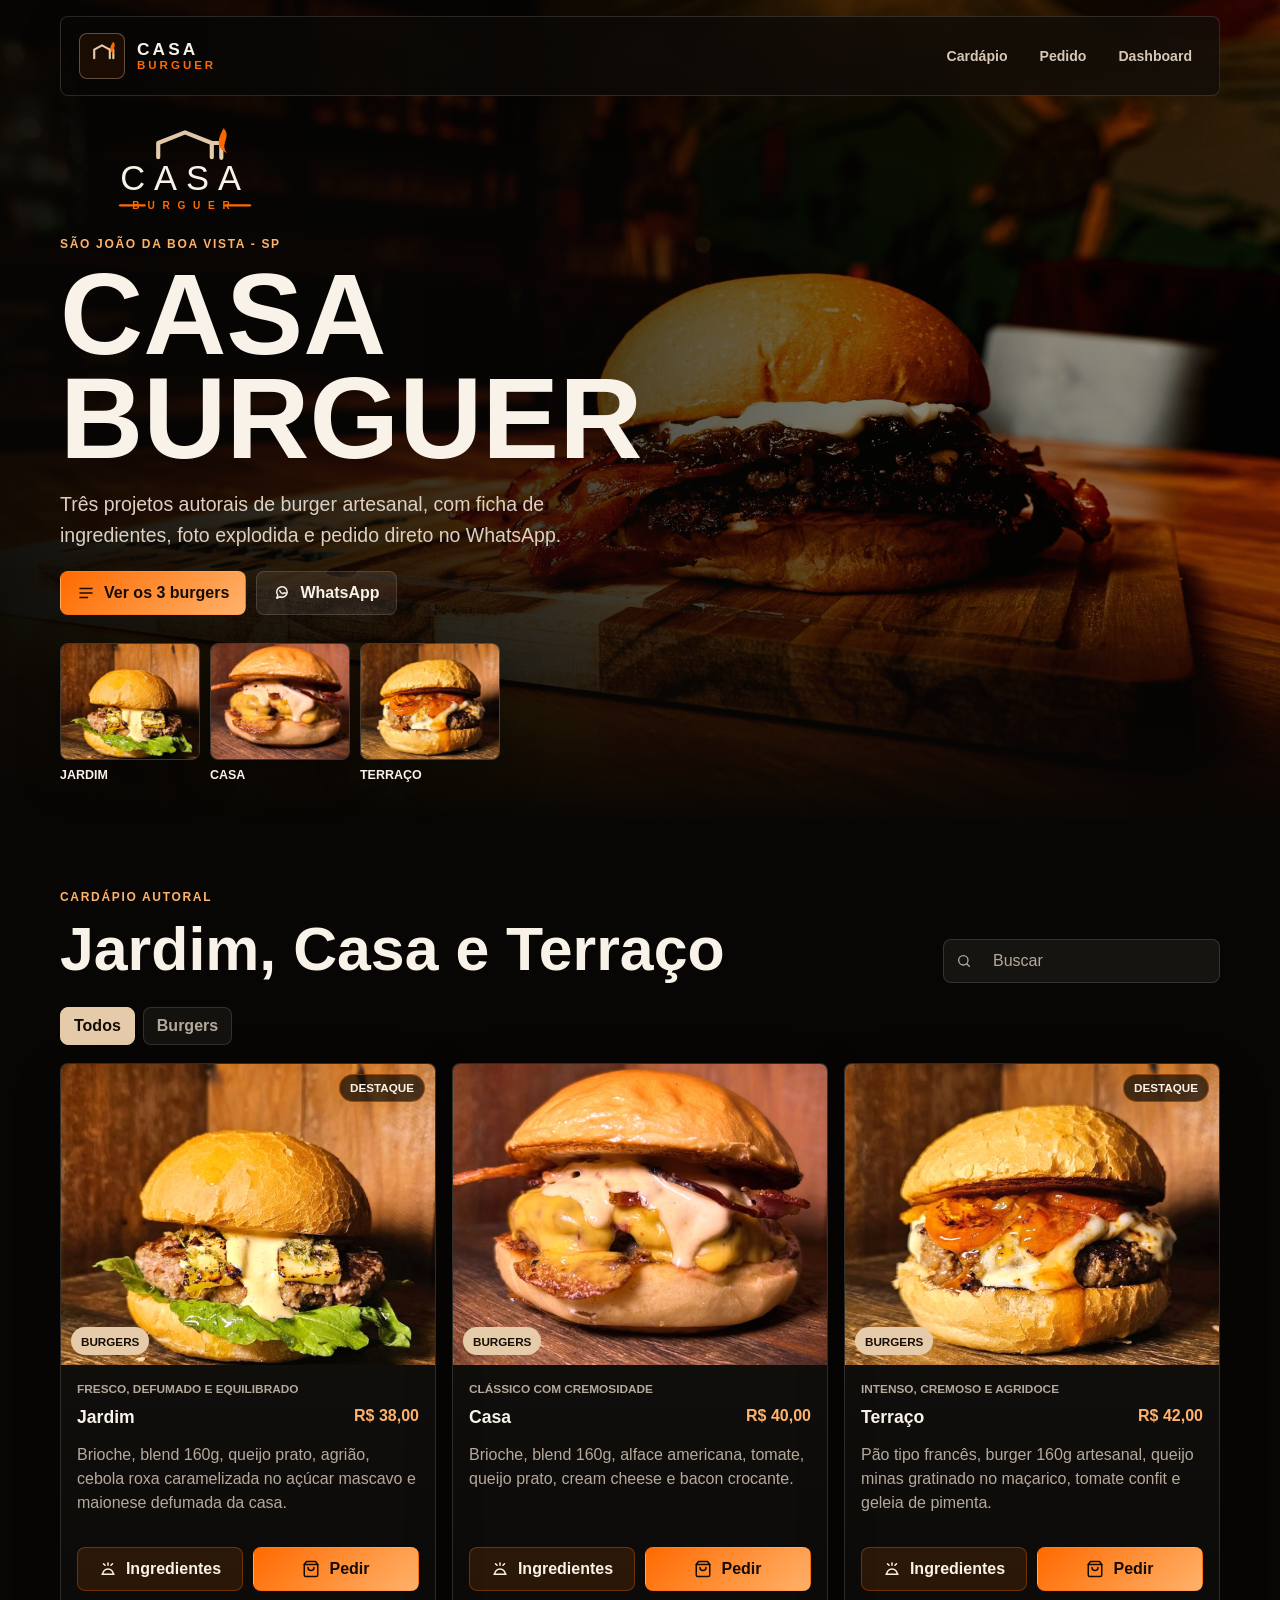
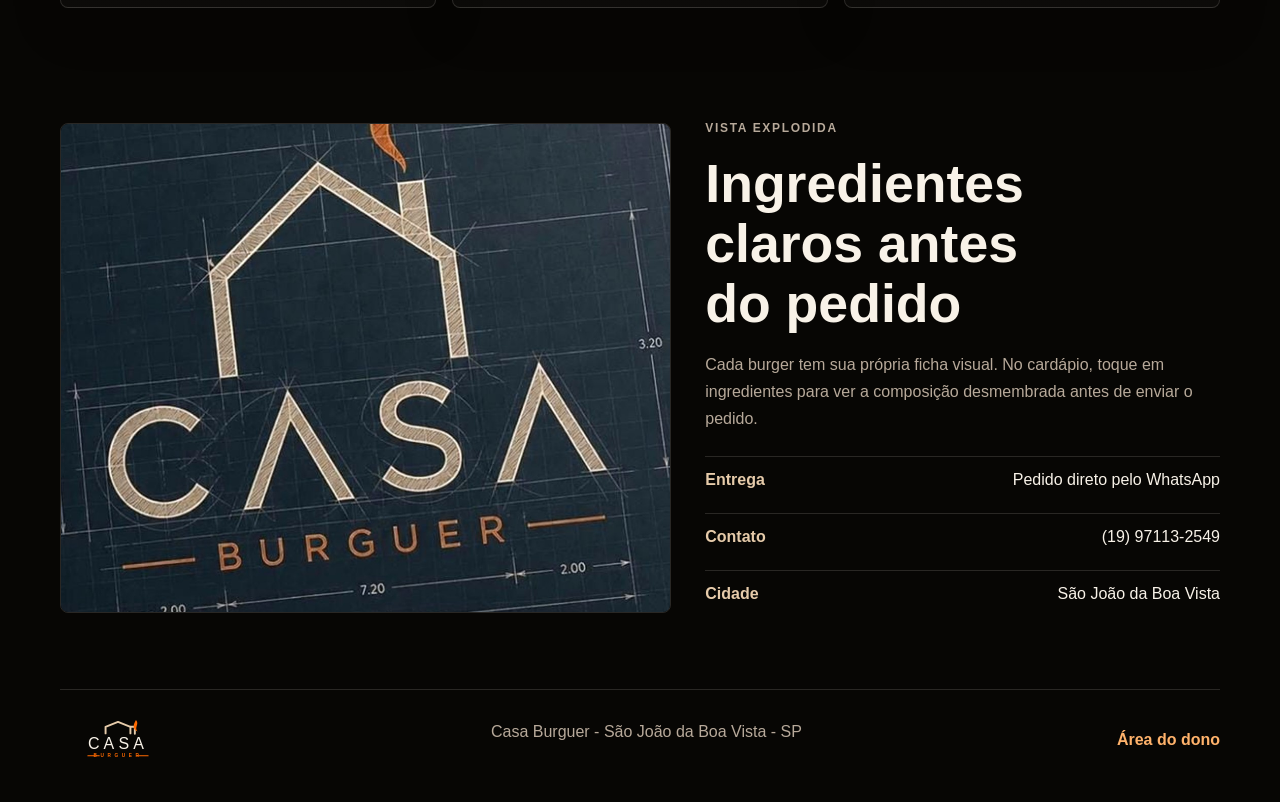
<file: index.html>
<!doctype html>
<html lang="pt-BR">
  <head>
    <meta charset="utf-8">
    <meta name="viewport" content="width=device-width, initial-scale=1">
    <title>Casa Burguer | Cardápio</title>
    <meta name="description" content="Cardápio online da Casa Burguer em São João da Boa Vista. Peça direto pelo WhatsApp.">
    <link rel="stylesheet" href="styles.css">
  </head>
  <body data-page="store">
    <header class="site-header" data-elevated>
      <a class="brand-link" href="#inicio" aria-label="Casa Burguer">
        <span class="brand-mark" aria-hidden="true">
          <svg viewBox="0 0 48 48"><path d="M13 27V15l11-6 11 6v12"/><path d="M35 15h5v12"/><path d="M40 4c6 7-4 11 2 18-10-5-6-13-2-18Z"/></svg>
        </span>
        <span class="brand-word">
          <strong>Casa</strong>
          <span>Burguer</span>
        </span>
      </a>
      <nav class="nav-links" aria-label="Navegação principal">
        <a href="#cardapio">Cardápio</a>
        <a href="#pedido">Pedido</a>
        <a href="dashboard.html">Dashboard</a>
      </nav>
    </header>

    <main>
      <section class="hero" id="inicio" aria-labelledby="hero-title">
        <picture>
          <img src="assets/hero-casa-identity.jpg" alt="Burger artesanal em tábua de madeira com luz quente e fundo escuro" class="hero-bg">
        </picture>
        <div class="hero-overlay"></div>
        <div class="hero-content">
          <img src="assets/casa-burguer-logo.svg" alt="" class="hero-logo" aria-hidden="true">
          <p class="eyebrow">São João da Boa Vista - SP</p>
          <h1 id="hero-title">Casa Burguer</h1>
          <p class="hero-copy">Três projetos autorais de burger artesanal, com ficha de ingredientes, foto explodida e pedido direto no WhatsApp.</p>
          <div class="hero-actions">
            <a class="button primary" href="#cardapio">
              <svg viewBox="0 0 24 24" aria-hidden="true"><path d="M4 6h16M4 12h16M4 18h10"/></svg>
              Ver os 3 burgers
            </a>
            <a class="button ghost" href="https://wa.me/5519971132549" target="_blank" rel="noreferrer">
              <svg viewBox="0 0 24 24" aria-hidden="true"><path d="M5 19l1.4-4.2A7 7 0 1 1 9.2 17L5 19Z"/><path d="M9 8.8c.6 2 2.2 3.6 4.2 4.2l1.1-1.1c.2-.2.5-.3.8-.2.8.2 1.5.3 2.3.3"/></svg>
              WhatsApp
            </a>
          </div>
          <div class="hero-showcase" aria-label="Destaques do cardápio">
            <a href="#cardapio">
              <img src="assets/jardim-card.jpg" alt="">
              <span>Jardim</span>
            </a>
            <a href="#cardapio">
              <img src="assets/casa-card.jpg" alt="">
              <span>Casa</span>
            </a>
            <a href="#cardapio">
              <img src="assets/terraco-card.jpg" alt="">
              <span>Terraço</span>
            </a>
          </div>
        </div>
      </section>

      <section class="menu-section" id="cardapio" aria-labelledby="menu-title">
        <div class="section-heading">
          <div>
            <p class="eyebrow">Cardápio autoral</p>
            <h2 id="menu-title">Jardim, Casa e Terraço</h2>
          </div>
          <div class="menu-tools">
            <label class="search-field">
              <span class="sr-only">Buscar no cardápio</span>
              <svg viewBox="0 0 24 24" aria-hidden="true"><circle cx="11" cy="11" r="7"/><path d="m16 16 4 4"/></svg>
              <input id="menu-search" type="search" placeholder="Buscar">
            </label>
          </div>
        </div>
        <div class="category-tabs" id="category-tabs" role="tablist" aria-label="Categorias"></div>
        <div class="menu-grid" id="menu-grid" aria-live="polite"></div>
      </section>

      <section class="brand-section" aria-labelledby="brand-title">
        <div class="brand-media">
          <img src="assets/brand-blueprint-crop.jpg" alt="Estudo visual da marca Casa Burguer">
        </div>
        <div class="brand-copy">
          <p class="eyebrow">Vista explodida</p>
          <h2 id="brand-title">Ingredientes claros antes do pedido</h2>
          <p>Cada burger tem sua própria ficha visual. No cardápio, toque em ingredientes para ver a composição desmembrada antes de enviar o pedido.</p>
          <dl class="quick-info">
            <div><dt>Entrega</dt><dd>Pedido direto pelo WhatsApp</dd></div>
            <div><dt>Contato</dt><dd>(19) 97113-2549</dd></div>
            <div><dt>Cidade</dt><dd>São João da Boa Vista</dd></div>
          </dl>
        </div>
      </section>
    </main>

    <dialog class="order-dialog" id="order-dialog">
      <form class="order-form" id="order-form" method="dialog">
        <button class="icon-button dialog-close" type="button" data-close-dialog aria-label="Fechar pedido">
          <svg viewBox="0 0 24 24" aria-hidden="true"><path d="M6 6l12 12M18 6 6 18"/></svg>
        </button>
        <div>
          <p class="eyebrow">Pedido</p>
          <h2 id="order-item-name">Casa Burguer</h2>
          <p class="muted" id="order-item-details"></p>
        </div>
        <div class="form-grid">
          <label>
            <span>Nome</span>
            <input id="customer-name" name="customerName" autocomplete="name" required>
          </label>
          <label>
            <span>Quantidade</span>
            <input id="order-quantity" name="quantity" type="number" min="1" value="1" required>
          </label>
          <label class="full">
            <span>Endereço de entrega</span>
            <input id="customer-address" name="address" autocomplete="street-address" required>
          </label>
          <label class="full">
            <span>Observações</span>
            <textarea id="order-notes" name="notes" rows="4" placeholder="Ponto da carne, retirada de ingredientes, troco..."></textarea>
          </label>
        </div>
        <button class="button primary wide" type="submit">
          <svg viewBox="0 0 24 24" aria-hidden="true"><path d="M22 2 11 13"/><path d="m22 2-7 20-4-9-9-4 20-7Z"/></svg>
          Enviar no WhatsApp
        </button>
      </form>
    </dialog>

    <dialog class="ingredients-dialog" id="ingredients-dialog">
      <div class="ingredients-content">
        <button class="icon-button dialog-close" type="button" data-close-ingredients aria-label="Fechar ingredientes">
          <svg viewBox="0 0 24 24" aria-hidden="true"><path d="M6 6l12 12M18 6 6 18"/></svg>
        </button>
        <div class="ingredients-media">
          <img id="ingredients-image" src="assets/jardim-exploded.jpg" alt="">
        </div>
        <div class="ingredients-copy">
          <p class="eyebrow">Ingredientes</p>
          <h2 id="ingredients-title">Jardim</h2>
          <p id="ingredients-description" class="muted"></p>
          <ul id="ingredients-list"></ul>
          <button class="button primary wide" type="button" id="ingredients-order">
            <svg viewBox="0 0 24 24" aria-hidden="true"><path d="M6 2 3 6v14a2 2 0 0 0 2 2h14a2 2 0 0 0 2-2V6l-3-4Z"/><path d="M3 6h18"/><path d="M16 10a4 4 0 0 1-8 0"/></svg>
            Pedir este burger
          </button>
        </div>
      </div>
    </dialog>

    <footer class="site-footer" id="pedido">
      <img src="assets/casa-burguer-logo.svg" alt="Casa Burguer" class="footer-logo">
      <p>Casa Burguer - São João da Boa Vista - SP</p>
      <a href="dashboard.html">Área do dono</a>
    </footer>

    <script src="script.js"></script>
  </body>
</html>
</file>
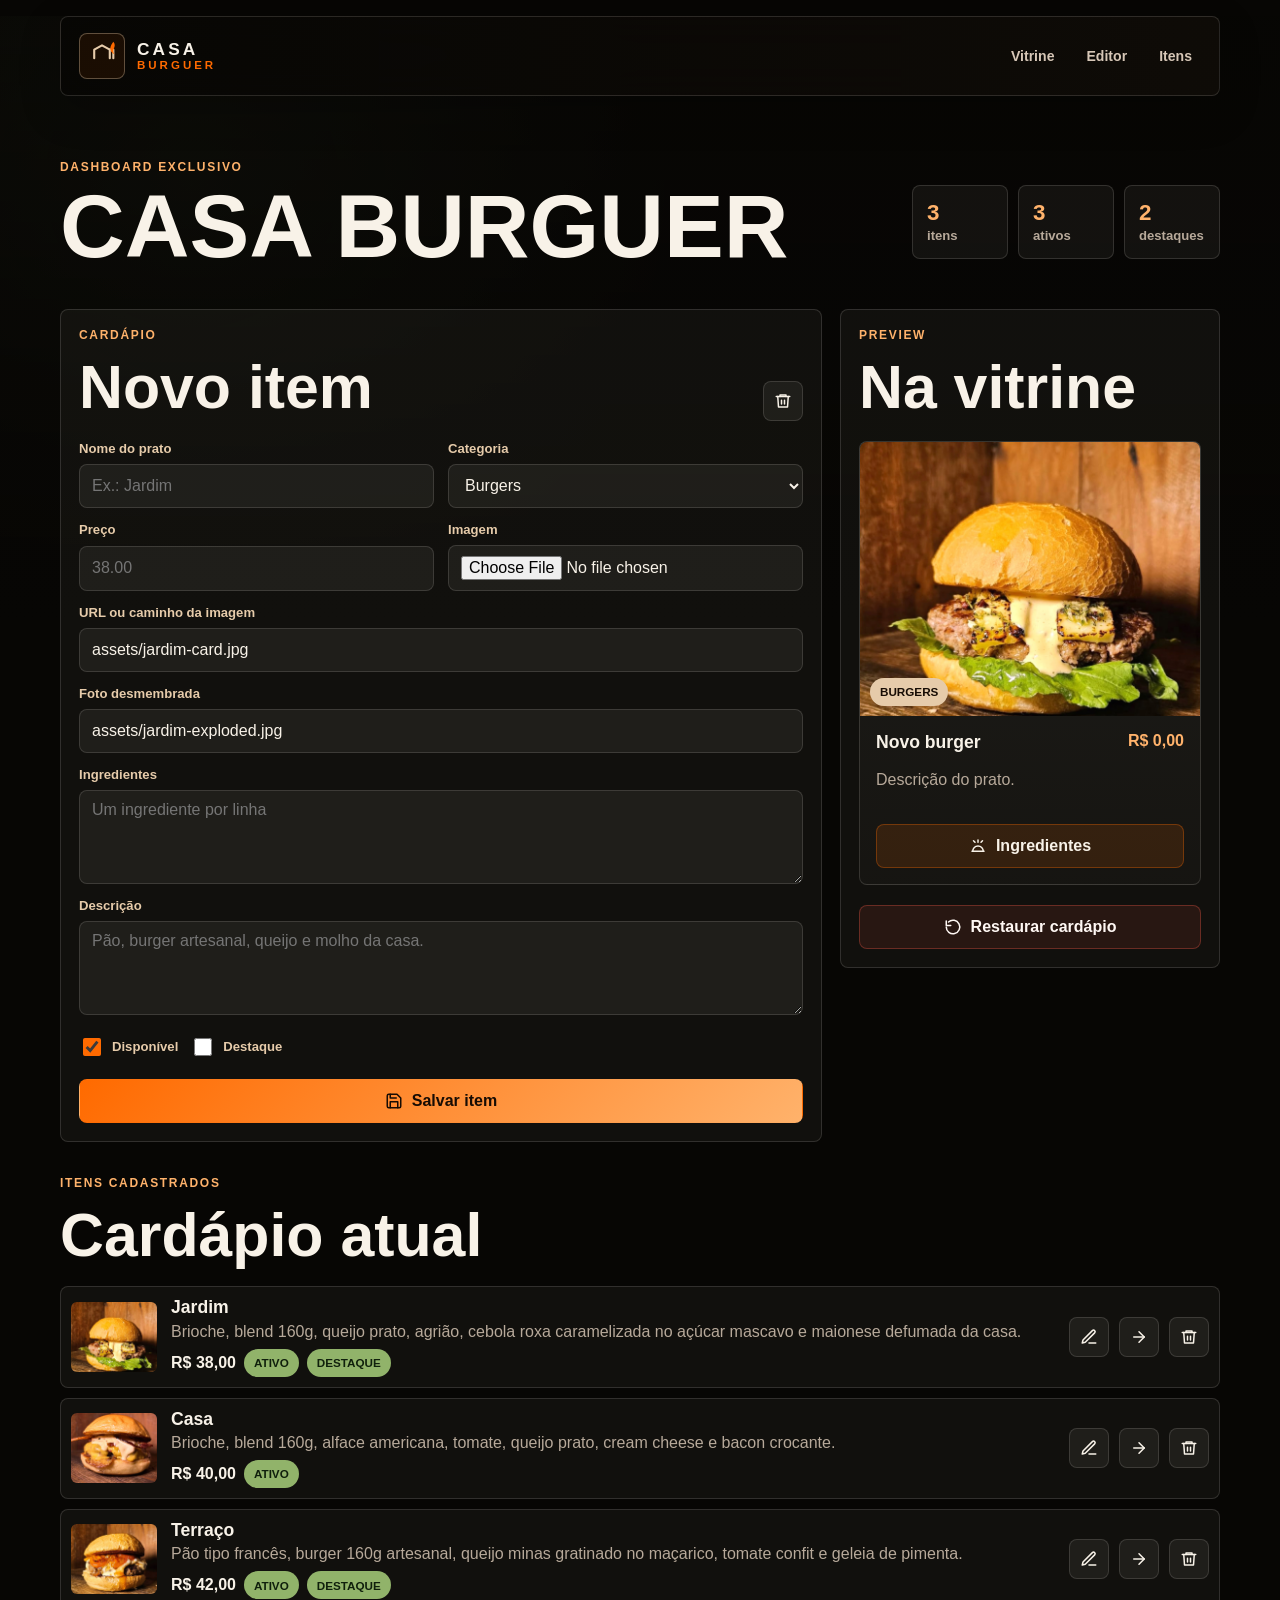
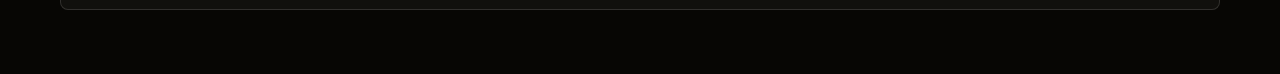
<file: dashboard.html>
<!doctype html>
<html lang="pt-BR">
  <head>
    <meta charset="utf-8">
    <meta name="viewport" content="width=device-width, initial-scale=1">
    <title>Casa Burguer | Dashboard</title>
    <meta name="description" content="Dashboard local para gerenciar o cardápio da Casa Burguer.">
    <link rel="stylesheet" href="styles.css">
  </head>
  <body data-page="dashboard">
    <header class="site-header dashboard-header" data-elevated>
      <a class="brand-link" href="index.html" aria-label="Casa Burguer">
        <span class="brand-mark" aria-hidden="true">
          <svg viewBox="0 0 48 48"><path d="M13 27V15l11-6 11 6v12"/><path d="M35 15h5v12"/><path d="M40 4c6 7-4 11 2 18-10-5-6-13-2-18Z"/></svg>
        </span>
        <span class="brand-word">
          <strong>Casa</strong>
          <span>Burguer</span>
        </span>
      </a>
      <nav class="nav-links" aria-label="Navegação do dashboard">
        <a href="index.html">Vitrine</a>
        <a href="#editor">Editor</a>
        <a href="#lista">Itens</a>
      </nav>
    </header>

    <main class="dashboard-shell">
      <section class="dashboard-title" aria-labelledby="dashboard-title">
        <div>
          <p class="eyebrow">Dashboard exclusivo</p>
          <h1 id="dashboard-title">Casa Burguer</h1>
        </div>
        <div class="dashboard-stats" aria-label="Resumo do cardápio">
          <div><strong id="stat-items">0</strong><span>itens</span></div>
          <div><strong id="stat-active">0</strong><span>ativos</span></div>
          <div><strong id="stat-highlight">0</strong><span>destaques</span></div>
        </div>
      </section>

      <section class="dashboard-layout" id="editor">
        <form class="editor-panel" id="menu-form">
          <input type="hidden" id="item-id">
          <div class="panel-heading">
            <div>
              <p class="eyebrow">Cardápio</p>
              <h2 id="form-title">Novo item</h2>
            </div>
            <button class="icon-button" type="button" id="clear-form" aria-label="Limpar formulário">
              <svg viewBox="0 0 24 24" aria-hidden="true"><path d="M3 6h18"/><path d="M8 6V4h8v2"/><path d="M19 6l-1 14H6L5 6"/><path d="M10 11v5M14 11v5"/></svg>
            </button>
          </div>
          <div class="form-grid">
            <label>
              <span>Nome do prato</span>
              <input id="item-name" required maxlength="60" placeholder="Ex.: Jardim">
            </label>
            <label>
              <span>Categoria</span>
              <select id="item-category" required>
                <option>Burgers</option>
                <option>Combos</option>
                <option>Porções</option>
                <option>Bebidas</option>
              </select>
            </label>
            <label>
              <span>Preço</span>
              <input id="item-price" type="number" min="0" step="0.01" required placeholder="38.00">
            </label>
            <label>
              <span>Imagem</span>
              <input id="item-image-file" type="file" accept="image/*">
            </label>
            <label class="full">
              <span>URL ou caminho da imagem</span>
              <input id="item-image" placeholder="assets/jardim-card.jpg">
            </label>
            <label class="full">
              <span>Foto desmembrada</span>
              <input id="item-exploded" placeholder="assets/jardim-exploded.jpg">
            </label>
            <label class="full">
              <span>Ingredientes</span>
              <textarea id="item-ingredients" rows="4" placeholder="Um ingrediente por linha"></textarea>
            </label>
            <label class="full">
              <span>Descrição</span>
              <textarea id="item-description" rows="4" required maxlength="220" placeholder="Pão, burger artesanal, queijo e molho da casa."></textarea>
            </label>
          </div>
          <div class="switch-row">
            <label class="switch">
              <input id="item-active" type="checkbox" checked>
              <span>Disponível</span>
            </label>
            <label class="switch">
              <input id="item-featured" type="checkbox">
              <span>Destaque</span>
            </label>
          </div>
          <button class="button primary wide" type="submit">
            <svg viewBox="0 0 24 24" aria-hidden="true"><path d="M19 21H5a2 2 0 0 1-2-2V5a2 2 0 0 1 2-2h11l5 5v11a2 2 0 0 1-2 2Z"/><path d="M17 21v-8H7v8M7 3v5h8"/></svg>
            Salvar item
          </button>
        </form>

        <aside class="preview-panel" aria-labelledby="preview-title">
          <div class="panel-heading">
            <div>
              <p class="eyebrow">Preview</p>
              <h2 id="preview-title">Na vitrine</h2>
            </div>
          </div>
          <article class="menu-card preview-card">
            <div class="menu-image-wrap">
              <img id="preview-image" src="assets/jardim-card.jpg" alt="">
              <span class="pill" id="preview-category">Burgers</span>
            </div>
            <div class="menu-card-body">
              <div class="menu-card-title">
                <h3 id="preview-name">Novo burger</h3>
                <strong id="preview-price">R$ 0,00</strong>
              </div>
              <p id="preview-description">Descrição do prato.</p>
              <button class="button secondary" type="button" disabled>
                <svg viewBox="0 0 24 24" aria-hidden="true"><path d="M4 19h16"/><path d="M5 19a7 7 0 0 1 14 0"/><path d="M12 4v3"/><path d="M8 7l-2-2"/><path d="M16 7l2-2"/></svg>
                Ingredientes
              </button>
            </div>
          </article>
          <button class="button danger wide" type="button" id="reset-menu">
            <svg viewBox="0 0 24 24" aria-hidden="true"><path d="M3 12a9 9 0 1 0 3-6.7"/><path d="M3 4v6h6"/></svg>
            Restaurar cardápio
          </button>
        </aside>
      </section>

      <section class="items-section" id="lista" aria-labelledby="items-title">
        <div class="section-heading compact">
          <div>
            <p class="eyebrow">Itens cadastrados</p>
            <h2 id="items-title">Cardápio atual</h2>
          </div>
        </div>
        <div class="dashboard-list" id="dashboard-list"></div>
      </section>
    </main>

    <script src="script.js"></script>
  </body>
</html>
</file>
<file: styles.css>
:root {
  --bg: #070604;
  --surface: #11100d;
  --surface-2: #181611;
  --cream: #f8f2e8;
  --muted: #b7a99a;
  --line: rgba(248, 242, 232, 0.14);
  --brand: #ff6a00;
  --brand-soft: #ffb26b;
  --sand: #e6cbaa;
  --sage: #91b36a;
  --danger: #d44f3f;
  --shadow: 0 24px 70px rgba(0, 0, 0, 0.34);
  --radius: 8px;
  --container: min(1160px, calc(100vw - 32px));
  font-family: Inter, Montserrat, "Segoe UI", Arial, sans-serif;
  color: var(--cream);
  background: var(--bg);
}

* {
  box-sizing: border-box;
}

html {
  scroll-behavior: smooth;
}

body {
  margin: 0;
  background:
    linear-gradient(180deg, rgba(7, 6, 4, 0.66), var(--bg) 38rem),
    radial-gradient(circle at 15% 10%, rgba(145, 179, 106, 0.12), transparent 30rem),
    var(--bg);
  color: var(--cream);
}

img {
  display: block;
  max-width: 100%;
}

a {
  color: inherit;
  text-decoration: none;
}

button,
input,
textarea,
select {
  font: inherit;
}

button {
  cursor: pointer;
}

svg {
  width: 18px;
  height: 18px;
  fill: none;
  stroke: currentColor;
  stroke-linecap: round;
  stroke-linejoin: round;
  stroke-width: 2;
}

.sr-only {
  position: absolute;
  width: 1px;
  height: 1px;
  padding: 0;
  margin: -1px;
  overflow: hidden;
  clip: rect(0, 0, 0, 0);
  white-space: nowrap;
  border: 0;
}

.site-header {
  position: fixed;
  z-index: 20;
  top: 0;
  left: 0;
  right: 0;
  display: flex;
  align-items: center;
  justify-content: space-between;
  gap: 20px;
  width: var(--container);
  margin: 16px auto 0;
  padding: 12px 14px;
  border: 1px solid var(--line);
  border-radius: var(--radius);
  background: linear-gradient(90deg, rgba(7, 6, 4, 0.86), rgba(17, 13, 9, 0.78));
  backdrop-filter: blur(20px);
  box-shadow: 0 14px 40px rgba(0, 0, 0, 0.22);
}

.brand-link {
  display: inline-grid;
  grid-template-columns: 46px auto;
  align-items: center;
  gap: 12px;
  min-width: 184px;
  padding: 4px 8px 4px 4px;
  border-radius: var(--radius);
}

.brand-logo {
  width: 150px;
  height: 54px;
  object-fit: contain;
}

.brand-mark {
  display: inline-grid;
  place-items: center;
  width: 46px;
  height: 46px;
  color: var(--sand);
  border: 1px solid rgba(230, 203, 170, 0.35);
  border-radius: var(--radius);
  background: rgba(255, 106, 0, 0.08);
}

.brand-mark svg {
  width: 34px;
  height: 34px;
}

.brand-mark path {
  stroke: currentColor;
  stroke-width: 3;
  fill: none;
}

.brand-mark path:last-child {
  fill: var(--brand);
  stroke: none;
}

.brand-word {
  display: grid;
  gap: 2px;
  line-height: 1;
}

.brand-word strong {
  color: var(--cream);
  font-size: 1.08rem;
  font-weight: 900;
  letter-spacing: 0.18em;
  text-transform: uppercase;
}

.brand-word span {
  color: var(--brand);
  font-size: 0.72rem;
  font-weight: 900;
  letter-spacing: 0.26em;
  text-transform: uppercase;
}

.nav-links {
  display: flex;
  align-items: center;
  justify-content: flex-end;
  gap: 6px;
  flex-wrap: wrap;
}

.nav-links a {
  color: #d7c7b7;
  font-size: 0.88rem;
  font-weight: 900;
  padding: 11px 13px;
  border-radius: var(--radius);
}

.nav-links a:hover,
.nav-links a:focus-visible {
  color: var(--cream);
  background: rgba(248, 242, 232, 0.08);
}

.hero {
  position: relative;
  min-height: 84svh;
  display: grid;
  align-items: end;
  overflow: hidden;
  isolation: isolate;
  padding: 124px max(16px, calc((100vw - 1160px) / 2)) 46px;
}

.hero-bg,
.hero-overlay {
  position: absolute;
  inset: 0;
  width: 100%;
  height: 100%;
}

.hero-bg {
  object-fit: cover;
  object-position: 54% 50%;
  z-index: -2;
  filter: saturate(1.05) contrast(1.07);
}

.hero-overlay {
  z-index: -1;
  background:
    linear-gradient(90deg, rgba(7, 6, 4, 0.95) 0%, rgba(7, 6, 4, 0.76) 42%, rgba(7, 6, 4, 0.26) 100%),
    linear-gradient(0deg, var(--bg) 0%, rgba(7, 6, 4, 0) 38%);
}

.hero-content {
  max-width: 770px;
}

.hero-logo {
  width: min(250px, 70vw);
  height: auto;
  margin-bottom: 18px;
}

.eyebrow {
  margin: 0 0 12px;
  color: var(--brand-soft);
  font-size: 0.75rem;
  font-weight: 900;
  letter-spacing: 0.14em;
  text-transform: uppercase;
}

h1,
h2,
h3,
p {
  margin-top: 0;
}

h1 {
  margin-bottom: 18px;
  font-size: clamp(3.6rem, 12vw, 7.2rem);
  line-height: 0.9;
  letter-spacing: 0;
  text-transform: uppercase;
}

h2 {
  margin-bottom: 0;
  font-size: clamp(2rem, 5vw, 3.8rem);
  line-height: 1.1;
  letter-spacing: 0;
}

h3 {
  margin-bottom: 0;
  font-size: 1.1rem;
  line-height: 1.15;
}

.hero-copy {
  max-width: 560px;
  color: #ddd0c0;
  font-size: clamp(1rem, 2vw, 1.22rem);
  line-height: 1.62;
}

.hero-showcase {
  display: grid;
  grid-template-columns: repeat(3, minmax(0, 140px));
  gap: 10px;
  max-width: 460px;
  margin-top: 28px;
}

.hero-showcase a {
  display: grid;
  gap: 8px;
  color: var(--cream);
  font-size: 0.78rem;
  font-weight: 900;
  text-transform: uppercase;
}

.hero-showcase img {
  width: 100%;
  aspect-ratio: 1.2;
  object-fit: cover;
  border: 1px solid rgba(248, 242, 232, 0.2);
  border-radius: var(--radius);
  box-shadow: 0 16px 40px rgba(0, 0, 0, 0.35);
}

.hero-actions,
.menu-card-actions,
.item-actions {
  display: flex;
  flex-wrap: wrap;
  gap: 10px;
}

.button {
  display: inline-flex;
  align-items: center;
  justify-content: center;
  gap: 9px;
  min-height: 44px;
  padding: 0 16px;
  border: 1px solid transparent;
  border-radius: var(--radius);
  font-weight: 900;
  transition: transform 160ms ease, border-color 160ms ease, background 160ms ease, color 160ms ease;
}

.button:hover,
.button:focus-visible {
  transform: translateY(-1px);
}

.button.primary {
  color: #170c04;
  background: linear-gradient(135deg, var(--brand), var(--brand-soft));
}

.button.secondary {
  color: var(--cream);
  background: rgba(255, 106, 0, 0.13);
  border-color: rgba(255, 106, 0, 0.32);
}

.button.ghost {
  color: var(--cream);
  background: rgba(248, 242, 232, 0.08);
  border-color: var(--line);
}

.button.danger {
  color: #fff8f4;
  background: rgba(212, 79, 63, 0.12);
  border-color: rgba(212, 79, 63, 0.38);
}

.button.wide {
  width: 100%;
}

.menu-section,
.brand-section,
.items-section,
.dashboard-title,
.dashboard-layout {
  width: var(--container);
  margin: 0 auto;
}

.menu-section {
  padding: 62px 0 50px;
}

.section-heading,
.panel-heading,
.dashboard-title {
  display: flex;
  align-items: end;
  justify-content: space-between;
  gap: 20px;
}

.section-heading.compact {
  align-items: center;
  margin-bottom: 18px;
}

.menu-tools {
  display: flex;
  align-items: center;
  gap: 10px;
}

.search-field {
  display: inline-flex;
  align-items: center;
  gap: 9px;
  min-width: min(260px, 48vw);
  height: 44px;
  padding: 0 12px;
  color: var(--muted);
  border: 1px solid var(--line);
  border-radius: var(--radius);
  background: rgba(248, 242, 232, 0.06);
}

.search-field input {
  width: 100%;
  color: var(--cream);
  border: 0;
  outline: 0;
  background: transparent;
}

.search-field input::placeholder {
  color: var(--muted);
}

.category-tabs {
  display: flex;
  gap: 8px;
  overflow-x: auto;
  padding: 24px 0 18px;
  scrollbar-width: thin;
}

.tab-button {
  flex: 0 0 auto;
  min-height: 38px;
  padding: 0 13px;
  color: var(--muted);
  font-weight: 800;
  border: 1px solid var(--line);
  border-radius: var(--radius);
  background: rgba(248, 242, 232, 0.05);
}

.tab-button[aria-selected="true"] {
  color: #130b04;
  background: var(--sand);
  border-color: var(--sand);
}

.menu-grid {
  display: grid;
  grid-template-columns: repeat(3, minmax(0, 1fr));
  gap: 16px;
}

.menu-card {
  display: flex;
  flex-direction: column;
  overflow: hidden;
  min-height: 100%;
  border: 1px solid var(--line);
  border-radius: var(--radius);
  background: linear-gradient(180deg, rgba(248, 242, 232, 0.06), rgba(248, 242, 232, 0.025));
  box-shadow: 0 16px 50px rgba(0, 0, 0, 0.2);
}

.menu-card.unavailable {
  opacity: 0.55;
}

.menu-image-wrap {
  position: relative;
  aspect-ratio: 1.24;
  overflow: hidden;
  background: var(--surface-2);
}

.menu-image-wrap img {
  width: 100%;
  height: 100%;
  object-fit: cover;
  object-position: center;
  transition: transform 220ms ease;
}

.menu-card:hover .menu-image-wrap img {
  transform: scale(1.025);
}

.pill,
.status-pill {
  display: inline-flex;
  align-items: center;
  min-height: 28px;
  padding: 0 10px;
  border-radius: 999px;
  font-size: 0.73rem;
  font-weight: 900;
  text-transform: uppercase;
}

.pill {
  position: absolute;
  left: 10px;
  bottom: 10px;
  color: #170c04;
  background: var(--sand);
}

.featured-tag {
  left: auto;
  bottom: auto;
  position: absolute;
  top: 10px;
  right: 10px;
  color: var(--cream);
  background: rgba(7, 6, 4, 0.68);
  border: 1px solid rgba(255, 106, 0, 0.42);
}

.menu-card-body {
  display: flex;
  flex: 1;
  flex-direction: column;
  gap: 16px;
  padding: 16px;
}

.menu-card-title {
  display: flex;
  align-items: flex-start;
  justify-content: space-between;
  gap: 12px;
}

.menu-tagline {
  margin-bottom: 8px;
  color: var(--brand-soft);
  font-size: 0.74rem;
  font-weight: 900;
  text-transform: uppercase;
}

.menu-card-title strong {
  color: var(--brand-soft);
  white-space: nowrap;
}

.menu-card p {
  color: var(--muted);
  line-height: 1.5;
}

.menu-card-actions {
  margin-top: auto;
}

.menu-card-actions .button {
  flex: 1 1 145px;
}

.brand-section {
  display: grid;
  grid-template-columns: minmax(0, 0.95fr) minmax(320px, 0.8fr);
  gap: 34px;
  align-items: center;
  padding: 60px 0 72px;
}

.brand-media {
  overflow: hidden;
  border: 1px solid var(--line);
  border-radius: var(--radius);
}

.brand-media img {
  width: 100%;
  aspect-ratio: 1.25;
  object-fit: cover;
}

.brand-copy p {
  color: var(--muted);
  line-height: 1.7;
}

.brand-copy h2 {
  max-width: 11ch;
  margin-bottom: 18px;
  font-size: clamp(2.2rem, 4.4vw, 3.35rem);
  line-height: 1.12;
}

.brand-copy .eyebrow {
  margin-bottom: 14px;
}

.quick-info {
  display: grid;
  gap: 10px;
  margin: 24px 0 0;
}

.quick-info div {
  display: flex;
  align-items: center;
  justify-content: space-between;
  gap: 18px;
  padding: 14px 0;
  border-top: 1px solid var(--line);
}

.quick-info dt {
  color: var(--sand);
  font-weight: 900;
}

.quick-info dd {
  margin: 0;
  color: var(--cream);
}

.site-footer {
  display: flex;
  align-items: center;
  justify-content: space-between;
  gap: 16px;
  flex-wrap: wrap;
  width: var(--container);
  margin: 0 auto;
  padding: 28px 0 40px;
  color: var(--muted);
  border-top: 1px solid var(--line);
}

.footer-logo {
  width: 116px;
  height: 44px;
  object-fit: contain;
}

.site-footer a {
  color: var(--brand-soft);
  font-weight: 900;
}

.order-dialog {
  width: min(560px, calc(100vw - 28px));
  padding: 0;
  color: var(--cream);
  border: 1px solid var(--line);
  border-radius: var(--radius);
  background: var(--surface);
  box-shadow: var(--shadow);
}

.order-dialog::backdrop {
  background: rgba(0, 0, 0, 0.72);
  backdrop-filter: blur(8px);
}

.ingredients-dialog {
  width: min(1120px, calc(100vw - 28px));
  max-height: calc(100svh - 28px);
  padding: 0;
  color: var(--cream);
  border: 1px solid var(--line);
  border-radius: var(--radius);
  background: var(--surface);
  box-shadow: var(--shadow);
}

.ingredients-dialog::backdrop {
  background: rgba(0, 0, 0, 0.78);
  backdrop-filter: blur(8px);
}

.ingredients-content {
  position: relative;
  display: grid;
  grid-template-columns: minmax(0, 1.25fr) minmax(300px, 0.75fr);
  max-height: calc(100svh - 28px);
}

.ingredients-media {
  overflow: auto;
  background: #050403;
}

.ingredients-media img {
  width: 100%;
  min-height: 100%;
  object-fit: contain;
}

.ingredients-copy {
  display: flex;
  flex-direction: column;
  gap: 18px;
  padding: 28px;
}

.ingredients-copy h2 {
  font-size: clamp(2.2rem, 6vw, 4.5rem);
}

.ingredients-copy ul {
  display: grid;
  gap: 10px;
  margin: 0;
  padding: 0;
  list-style: none;
}

.ingredients-copy li {
  padding: 12px 0;
  color: var(--cream);
  border-top: 1px solid var(--line);
}

.ingredients-copy .button {
  margin-top: auto;
}

.order-form {
  position: relative;
  display: grid;
  gap: 20px;
  padding: 24px;
}

.dialog-close {
  position: absolute;
  top: 14px;
  right: 14px;
}

.icon-button {
  display: inline-grid;
  place-items: center;
  width: 40px;
  height: 40px;
  color: var(--cream);
  border: 1px solid var(--line);
  border-radius: var(--radius);
  background: rgba(248, 242, 232, 0.06);
}

.muted {
  color: var(--muted);
}

.form-grid {
  display: grid;
  grid-template-columns: repeat(2, minmax(0, 1fr));
  gap: 14px;
}

label {
  display: grid;
  gap: 8px;
}

label span {
  color: var(--sand);
  font-size: 0.82rem;
  font-weight: 800;
}

input,
textarea,
select {
  width: 100%;
  min-height: 44px;
  color: var(--cream);
  border: 1px solid var(--line);
  border-radius: var(--radius);
  outline: 0;
  background: rgba(248, 242, 232, 0.06);
  padding: 10px 12px;
}

textarea {
  resize: vertical;
}

input:focus,
textarea:focus,
select:focus {
  border-color: rgba(255, 106, 0, 0.7);
}

select option {
  color: #11100d;
}

.full {
  grid-column: 1 / -1;
}

.dashboard-header {
  position: sticky;
}

.dashboard-shell {
  padding: 38px 0 64px;
}

.dashboard-title {
  align-items: center;
  padding: 26px 0 24px;
}

.dashboard-title h1 {
  font-size: clamp(2.6rem, 8vw, 5.6rem);
}

.dashboard-stats {
  display: grid;
  grid-template-columns: repeat(3, minmax(84px, 1fr));
  gap: 10px;
}

.dashboard-stats div {
  min-width: 96px;
  padding: 14px;
  border: 1px solid var(--line);
  border-radius: var(--radius);
  background: rgba(248, 242, 232, 0.05);
}

.dashboard-stats strong {
  display: block;
  color: var(--brand-soft);
  font-size: 1.4rem;
}

.dashboard-stats span {
  color: var(--muted);
  font-size: 0.82rem;
  font-weight: 800;
}

.dashboard-layout {
  display: grid;
  grid-template-columns: minmax(0, 1fr) minmax(300px, 380px);
  gap: 18px;
  align-items: start;
}

.editor-panel,
.preview-panel {
  display: grid;
  gap: 20px;
  padding: 18px;
  border: 1px solid var(--line);
  border-radius: var(--radius);
  background: rgba(248, 242, 232, 0.045);
}

.switch-row {
  display: flex;
  flex-wrap: wrap;
  gap: 12px;
}

.switch {
  display: inline-flex;
  grid-template-columns: auto 1fr;
  align-items: center;
  gap: 8px;
}

.switch input {
  width: 18px;
  min-height: 18px;
  accent-color: var(--brand);
}

.preview-card {
  box-shadow: none;
}

.items-section {
  padding-top: 34px;
}

.dashboard-list {
  display: grid;
  gap: 10px;
}

.dashboard-item {
  display: grid;
  grid-template-columns: 86px minmax(0, 1fr) auto;
  gap: 14px;
  align-items: center;
  padding: 10px;
  border: 1px solid var(--line);
  border-radius: var(--radius);
  background: rgba(248, 242, 232, 0.045);
}

.dashboard-item img {
  width: 86px;
  height: 70px;
  object-fit: cover;
  border-radius: calc(var(--radius) - 2px);
}

.dashboard-item h3 {
  margin-bottom: 5px;
}

.dashboard-item p {
  margin-bottom: 0;
  color: var(--muted);
}

.item-meta {
  display: flex;
  align-items: center;
  gap: 8px;
  flex-wrap: wrap;
  margin-top: 8px;
}

.status-pill.active {
  color: #10200c;
  background: var(--sage);
}

.status-pill.off {
  color: #fff6f2;
  background: rgba(212, 79, 63, 0.72);
}

.empty-state {
  padding: 28px;
  color: var(--muted);
  text-align: center;
  border: 1px dashed var(--line);
  border-radius: var(--radius);
}

@media (max-width: 900px) {
  .site-header {
    align-items: flex-start;
  }

  .menu-grid,
  .brand-section,
  .dashboard-layout,
  .ingredients-content {
    grid-template-columns: 1fr;
  }

  .ingredients-content {
    overflow: auto;
  }

  .ingredients-media {
    max-height: 70svh;
  }

  .dashboard-title {
    align-items: flex-start;
    flex-direction: column;
  }

  .dashboard-stats {
    width: 100%;
  }
}

@media (max-width: 640px) {
  :root {
    --container: min(100vw - 24px, 1160px);
  }

  .site-header {
    position: sticky;
    margin-top: 8px;
    flex-direction: column;
    gap: 8px;
  }

  .brand-link {
    width: 100%;
    justify-content: center;
    min-width: 0;
  }

  .nav-links {
    width: 100%;
    justify-content: center;
  }

  .nav-links a {
    padding: 8px;
    font-size: 0.82rem;
  }

  .hero {
    min-height: 74svh;
    padding-top: 70px;
    padding-bottom: 44px;
  }

  .hero-bg {
    object-position: 62% 50%;
  }

  .hero-overlay {
    background:
      linear-gradient(90deg, rgba(7, 6, 4, 0.96) 0%, rgba(7, 6, 4, 0.78) 58%, rgba(7, 6, 4, 0.48) 100%),
      linear-gradient(0deg, var(--bg) 0%, rgba(7, 6, 4, 0) 40%);
  }

  .hero-showcase {
    grid-template-columns: repeat(3, minmax(0, 1fr));
  }

  .ingredients-copy {
    padding: 22px;
  }

  .section-heading,
  .panel-heading {
    align-items: flex-start;
    flex-direction: column;
  }

  .menu-tools,
  .search-field {
    width: 100%;
  }

  .form-grid {
    grid-template-columns: 1fr;
  }

  .dashboard-item {
    grid-template-columns: 74px minmax(0, 1fr);
  }

  .dashboard-item img {
    width: 74px;
    height: 66px;
  }

  .item-actions {
    grid-column: 1 / -1;
  }

  .item-actions .button,
  .item-actions .icon-button {
    flex: 1 1 88px;
  }

  .quick-info div,
  .site-footer {
    align-items: flex-start;
    flex-direction: column;
  }

  .brand-copy h2 {
    max-width: 100%;
    font-size: clamp(2rem, 12vw, 3rem);
    line-height: 1.14;
  }
}
</file>
